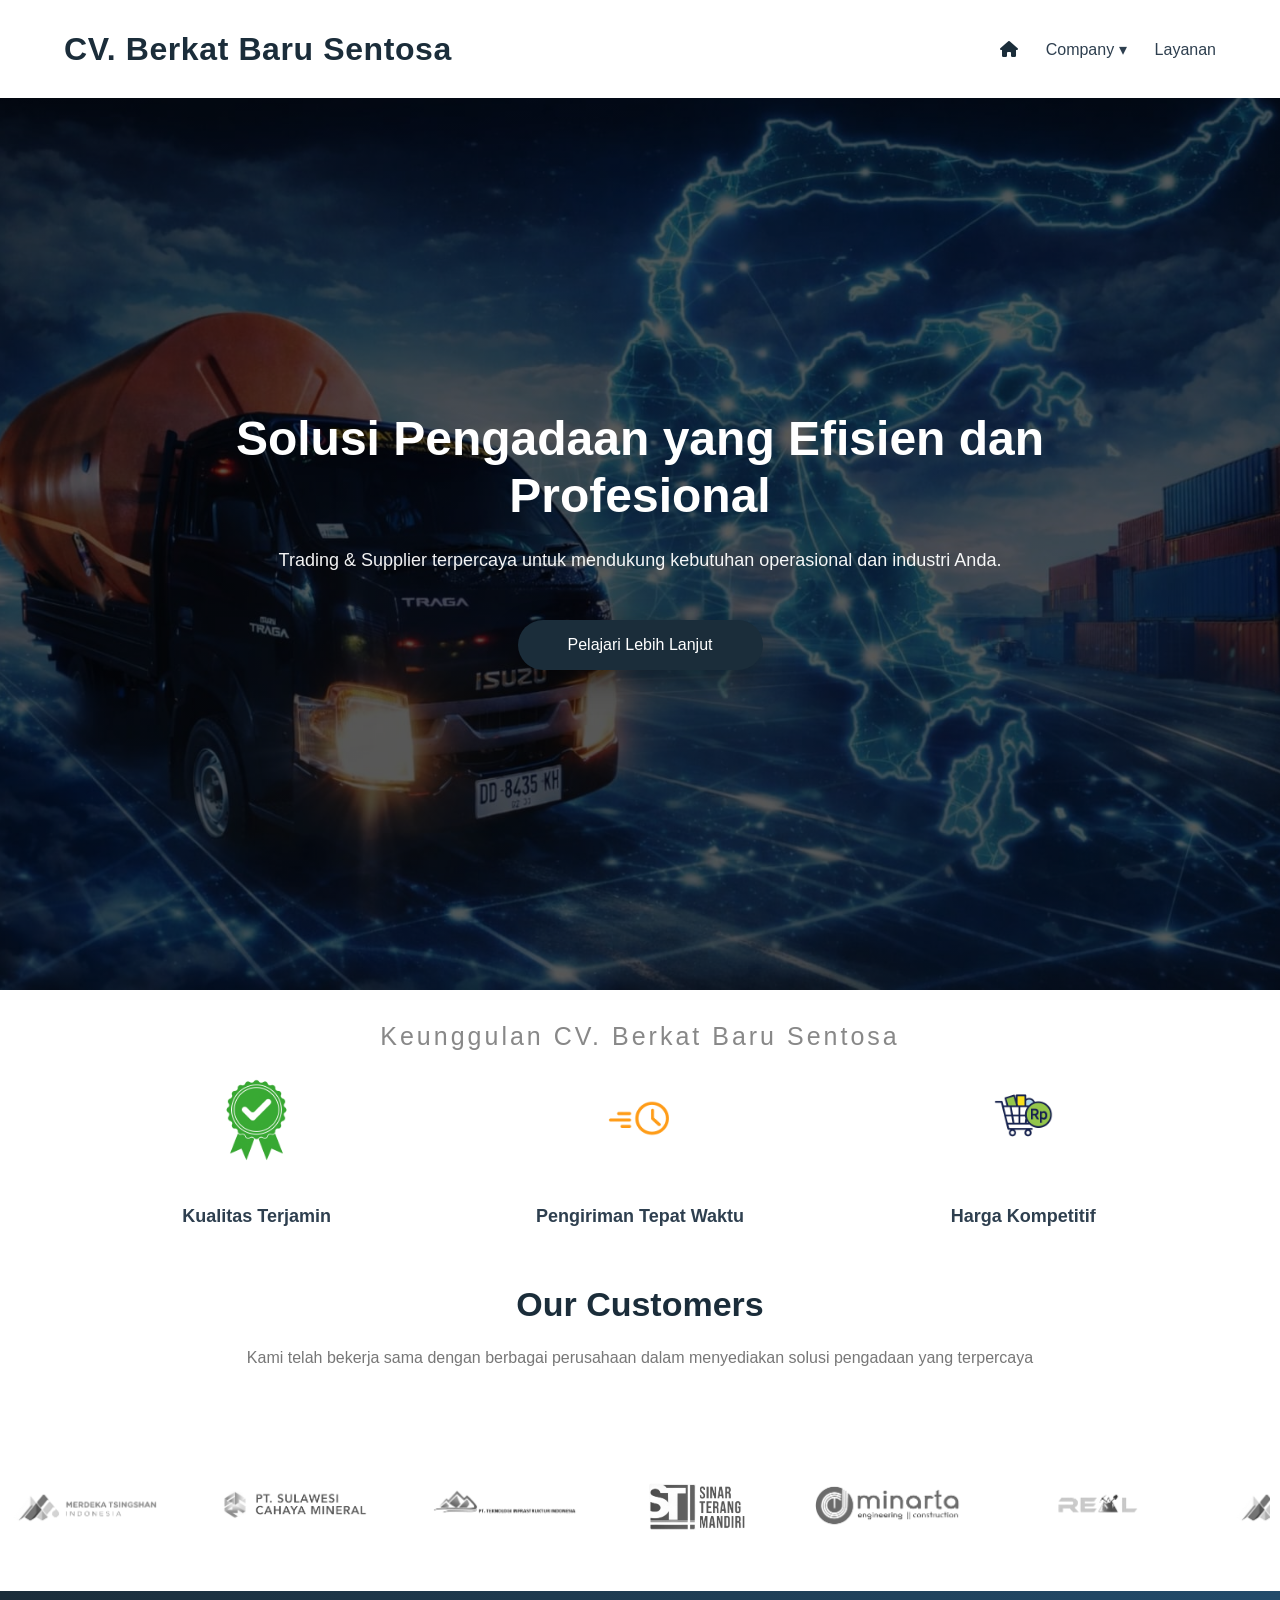
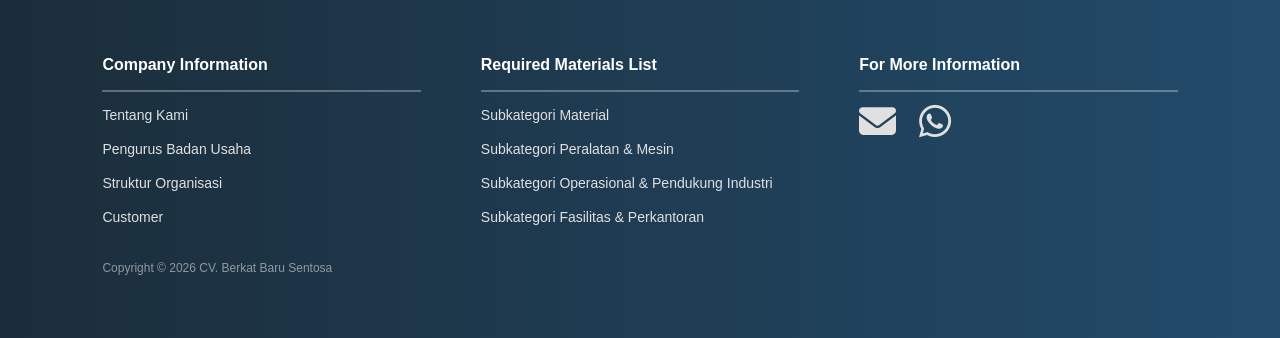
<file: index.html>
<!DOCTYPE html>
<html lang="id">

<head>
<meta charset="UTF-8">
<meta name="viewport" content="width=device-width, initial-scale=1.0">
<title>CV. Berkat Baru Sentosa</title>

<!-- Font Awesome -->
<link rel="stylesheet"
href="https://cdnjs.cloudflare.com/ajax/libs/font-awesome/6.5.1/css/all.min.css">

<!-- MAIN CSS -->
<link rel="stylesheet" href="css/style.css">

</head>

<body>

<header id="mainHeader">

<div class="container">

<h1 class="logo">CV. Berkat Baru Sentosa</h1>

<nav>

<a href="index.html" class="active">
<i class="fa-solid fa-house"></i>
</a>

<div class="dropdown">
<span class="dropbtn">Company ▾</span>

<div class="dropdown-content">
<a href="profile/tentang.html">Tentang Kami</a>
<a href="profile/pengurus.html">Pengurus Badan Usaha</a>
<a href="profile/organisasi.html">Struktur Organisasi</a>
<a href="profile/customer.html">Customer</a>
</div>

</div>

<a href="layanan.html">Layanan</a>

</nav>

</div>

</header>

<section class="hero">

<div class="hero-content">

<h2>Solusi Pengadaan yang Efisien dan Profesional</h2>

<p>
Trading & Supplier terpercaya untuk mendukung kebutuhan operasional dan industri Anda.
</p>

<a href="profile/tentang.html">
<button>Pelajari Lebih Lanjut</button>
</a>

</div>

</section>

<section class="why-us">

<div class="why-title">
<p>Keunggulan CV. Berkat Baru Sentosa</p>
</div>

<div class="why-container">

<div class="why-box">
<img src="img/quality.png">
<h3>Kualitas Terjamin</h3>
</div>

<div class="why-box">
<img src="img/shipping.png">
<h3>Pengiriman Tepat Waktu</h3>
</div>

<div class="why-box">
<img src="img/price.png">
<h3>Harga Kompetitif</h3>
</div>

</div>

</section>

<section class="clients">

<div class="clients-title">
<h2>Our Customers</h2>
<p>Kami telah bekerja sama dengan berbagai perusahaan dalam menyediakan solusi pengadaan yang terpercaya</p>
</div>

<div class="clients-slider">

<div class="clients-track">

<img src="img/client1.png">
<img src="img/client2.png">
<img src="img/client3.png">
<img src="img/client4.png">
<img src="img/client5.png">
<img src="img/client6.png">

<!-- duplikat untuk infinite scroll -->

<img src="img/client1.png">
<img src="img/client2.png">
<img src="img/client3.png">
<img src="img/client4.png">
<img src="img/client5.png">
<img src="img/client6.png">

</div>

</div>

</section>

<footer>

<div class="footer-links">

<div class="footer-column">
<h4>Company Information</h4>
<a href="profile/tentang.html">Tentang Kami</a>
<a href="profile/pengurus.html">Pengurus Badan Usaha</a>
<a href="profile/organisasi.html">Struktur Organisasi</a>
<a href="profile/customer.html">Customer</a>
</div>

<div class="footer-column">

<h4>Required Materials List</h4>

<ul>
<li><a href="layanan.html#a">Subkategori Material</a></li>
<li><a href="layanan.html#b">Subkategori Peralatan & Mesin</a></li>
<li><a href="layanan.html#c">Subkategori Operasional & Pendukung Industri</a></li>
<li><a href="layanan.html#d">Subkategori Fasilitas & Perkantoran</a></li>
</ul>

</div>

<div class="footer-column">

<h4>For More Information</h4>

<div class="footer-icons">

<a href="mailto:berkat.baru.sentosa@gmail.com">
<i class="fa-solid fa-envelope"></i>
</a>

<a href="https://wa.me/6281359559202" target="_blank">
<i class="fa-brands fa-whatsapp"></i>
</a>

</div>

</div>

</div>

<div class="footer-bottom">
Copyright © 2026 CV. Berkat Baru Sentosa
</div>

</footer>

<script>

window.addEventListener("scroll",function(){

const header = document.getElementById("mainHeader");

if(window.scrollY > 40){
header.classList.add("scrolled");
}
else{
header.classList.remove("scrolled");
}

});

</script>

</body>
</html>
</file>
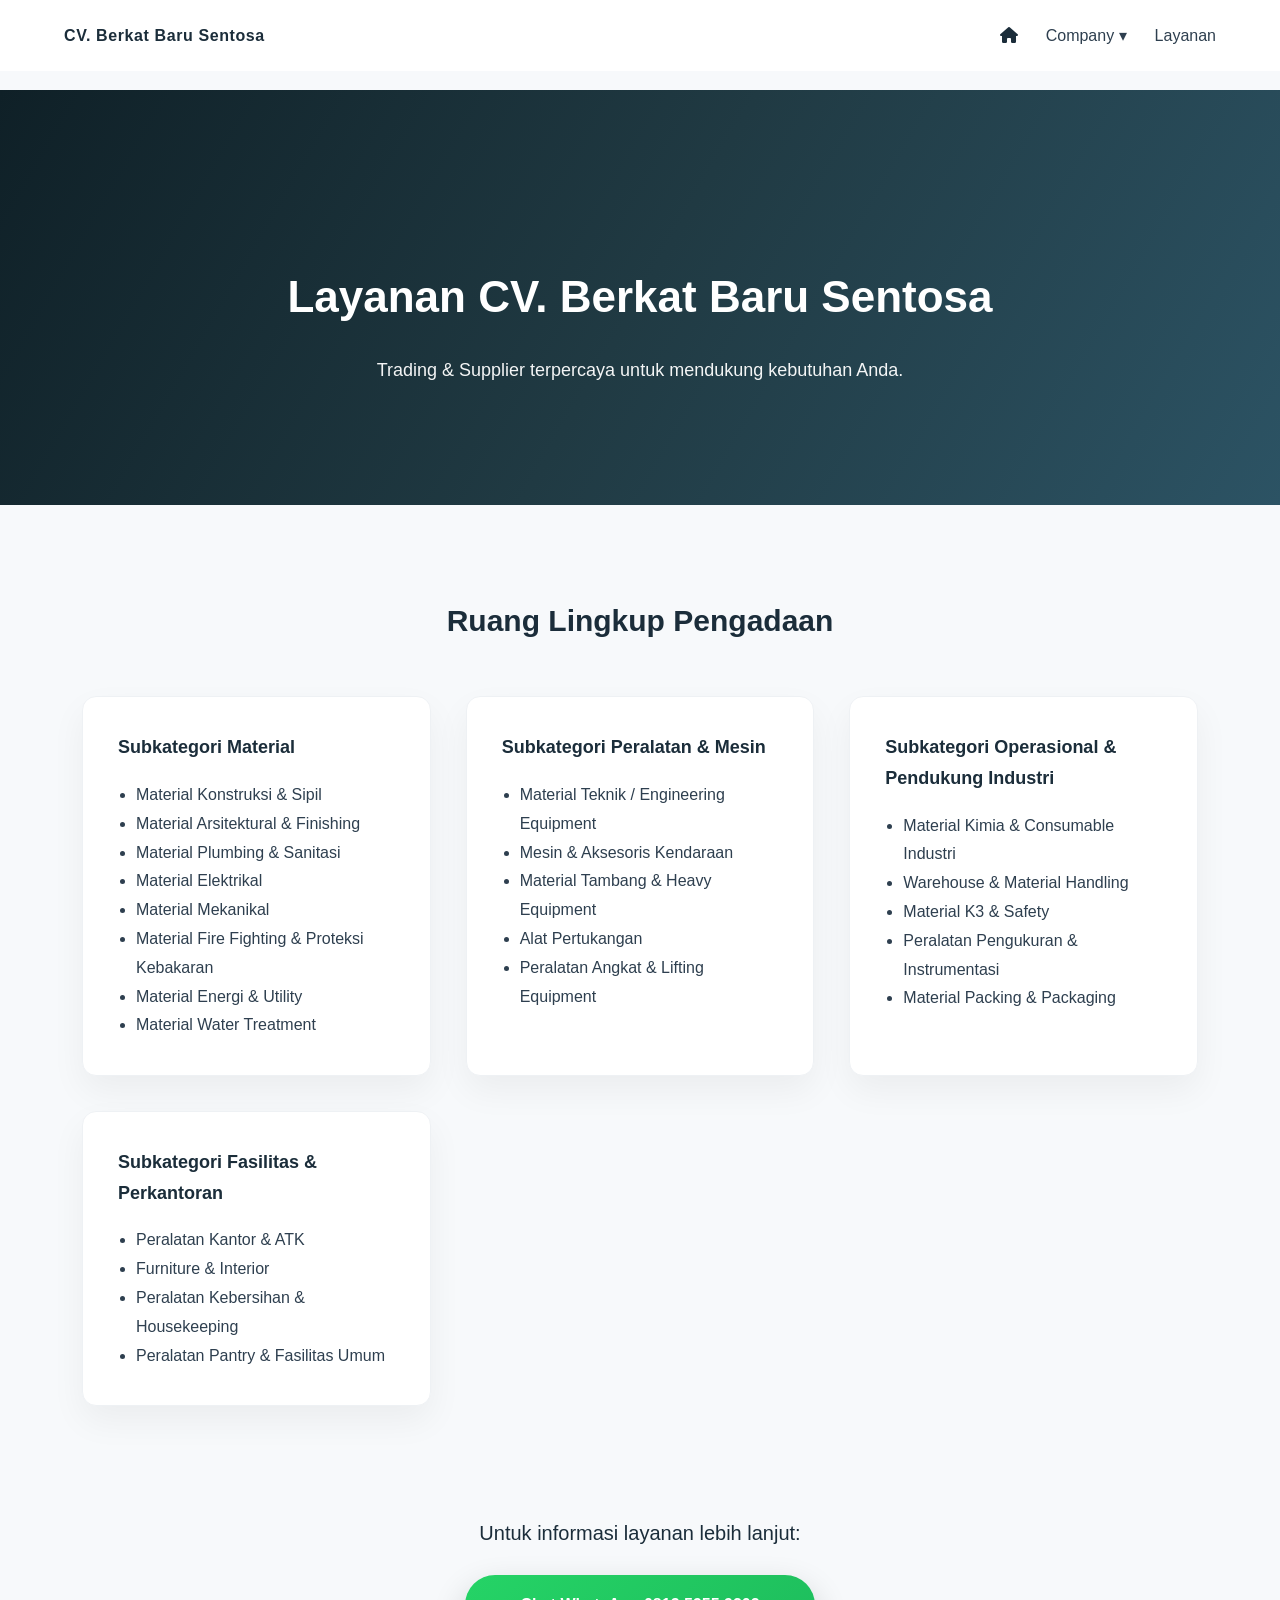
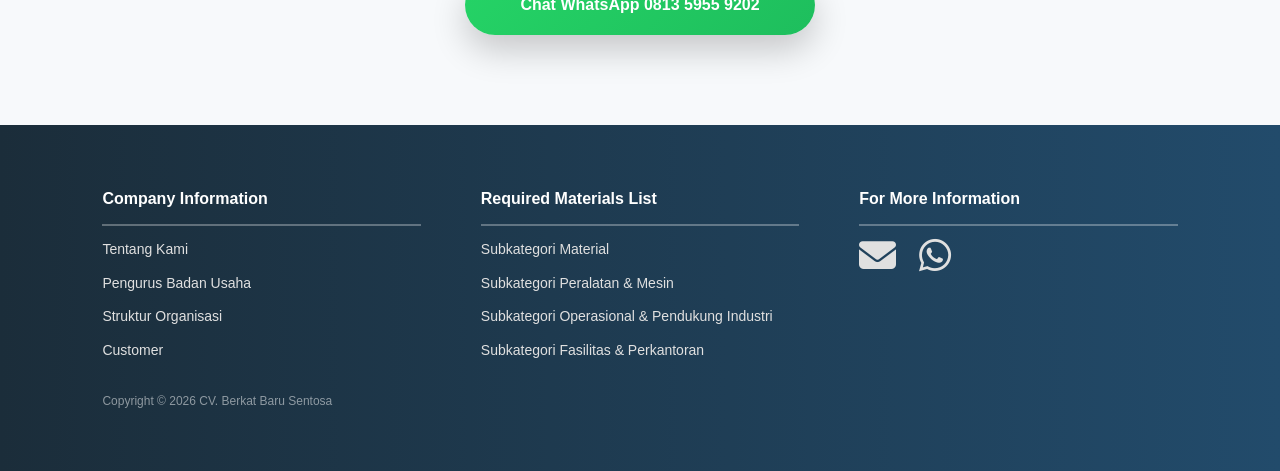
<file: layanan.html>
<!DOCTYPE html>
<html lang="id">
<head>
<meta charset="UTF-8">
<meta name="viewport" content="width=device-width, initial-scale=1.0">
<title>Layanan - CV. Berkat Baru Sentosa</title>

<!-- Font Awesome -->
<link rel="stylesheet"
href="https://cdnjs.cloudflare.com/ajax/libs/font-awesome/6.5.1/css/all.min.css">

<link rel="stylesheet" href="css/style.css">

<style>

/* ================= RESET ================= */

*{
    margin:0;
    padding:0;
    box-sizing:border-box;
    font-family:'Segoe UI', sans-serif;
}

body{
    background:#f7f9fb;
}

/* ================= HERO ================= */

.hero-small{
    padding-top:170px;
    padding-bottom:120px;
    text-align:center;
    background:linear-gradient(120deg,#0f2027,#203a43,#2c5364);
    color:white;

    opacity:0;
    transform:translateY(40px);
    animation:fadeUp 1s ease forwards;
}

.hero-small h2{
    font-size:44px;
    margin-bottom:20px;
}

.hero-small p{
    max-width:850px;
    margin:auto;
    font-size:18px;
    opacity:0.95;
}

/* ================= SECTION ================= */

.section{
    padding:90px 20px;
}

.container-column{
    max-width:1200px;
    margin:auto;
}

.section h3{
    text-align:center;
    font-size:30px;
    margin-bottom:50px;
    color:#1b2d3a;
}

/* ================= CATEGORY ================= */

.category-grid{
    display:grid;
    grid-template-columns:repeat(auto-fit,minmax(280px,1fr));
    gap:35px;
}

.category-card{
    background:white;
    padding:35px;
    border-radius:14px;
    box-shadow:0 15px 35px rgba(0,0,0,0.05);
    border:1px solid #eef1f4;
    transition:0.35s ease;

    opacity:0;
    transform:translateY(40px);
    animation:fadeUp 0.8s ease forwards;
}

.category-card:nth-child(1){animation-delay:0.2s;}
.category-card:nth-child(2){animation-delay:0.4s;}
.category-card:nth-child(3){animation-delay:0.6s;}
.category-card:nth-child(4){animation-delay:0.8s;}

.category-card:hover{
    transform:translateY(-10px);
    box-shadow:0 25px 50px rgba(0,0,0,0.08);
}

.category-card h4{
    margin-bottom:18px;
    color:#1b2d3a;
    font-size:18px;
}

.category-card ul{
    padding-left:18px;
    line-height:1.8;
}

/* ================= KEUNGGULAN ================= */

.value-section{
    margin-top:120px;
}

.value-grid{
    display:grid;
    grid-template-columns:repeat(auto-fit,minmax(280px,1fr));
    gap:40px;
}

.value-box{
    background:white;
    padding:40px 30px;
    border-radius:14px;
    box-shadow:0 15px 35px rgba(0,0,0,0.05);
    border:1px solid #eef1f4;
    transition:0.35s ease;

    opacity:0;
    transform:translateY(40px);
    animation:fadeUp 0.8s ease forwards;
}

.value-box:nth-child(1){animation-delay:1s;}
.value-box:nth-child(2){animation-delay:1.2s;}
.value-box:nth-child(3){animation-delay:1.4s;}

.value-box:hover{
    transform:translateY(-8px);
    box-shadow:0 25px 50px rgba(0,0,0,0.08);
}

.value-box h4{
    margin-bottom:15px;
    color:#1b2d3a;
    font-size:20px;
}

.value-box p{
    color:#555;
    line-height:1.7;
}

/* ================= WA ================= */

.contact-bottom{
    text-align:center;
    margin-top:110px;

    opacity:0;
    transform:translateY(40px);
    animation:fadeUp 1s ease forwards;
    animation-delay:1.6s;
}

.contact-bottom p{
    margin-bottom:25px;
    font-size:20px;
    color:#1b2d3a;
}

.wa-button{
    display:inline-block;
    padding:16px 55px;
    background:linear-gradient(135deg,#25D366,#1ebe5d);
    color:white;
    border-radius:50px;
    text-decoration:none;
    font-weight:600;
    box-shadow:0 15px 35px rgba(0,0,0,0.2);
    transition:0.35s;
}

.wa-button:hover{
    transform:translateY(-6px);
    box-shadow:0 25px 50px rgba(0,0,0,0.3);
}

/* ================= ANIMATION ================= */

@keyframes fadeUp{
    to{
        opacity:1;
        transform:translateY(0);
    }
}

</style>
</head>
<body>

<header id="mainHeader">
<div class="container">
<div class="logo">CV. Berkat Baru Sentosa</div>

        <nav>
            <a href="index.html" class="active">
                <i class="fa-solid fa-house"></i>
            </a>

            <div class="dropdown">
                <span class="dropbtn">Company ▾</span>
                <div class="dropdown-content">
                    <a href="profile/tentang.html">Tentang Kami</a>
                    <a href="profile/pengurus.html">Pengurus Badan Usaha</a>
                    <a href="profile/organisasi.html">Struktur Organisasi</a>
                    <a href="profile/customer.html">Customer</a>
                </div>
            </div>

            <a href="layanan.html">Layanan</a>
        </nav>

</div>
</header>

<section class="hero-small">
<h2>Layanan CV. Berkat Baru Sentosa</h2>
<p>
Trading & Supplier terpercaya untuk mendukung kebutuhan Anda.
</p>
</section>

<section class="section">
<div class="container-column">

<h3>Ruang Lingkup Pengadaan</h3>

<div class="category-grid">

<div class="category-card"id="a">
<h4>Subkategori Material</h4>
<ul>
<li>Material Konstruksi & Sipil</li>
<li>Material Arsitektural & Finishing</li>
<li>Material Plumbing & Sanitasi</li>
<li>Material Elektrikal</li>
<li>Material Mekanikal</li>
<li>Material Fire Fighting & Proteksi Kebakaran</li>
<li>Material Energi & Utility</li>
<li>Material Water Treatment</li>
</ul>
</div>

<div class="category-card"id="b">
<h4>Subkategori Peralatan & Mesin</h4>
<ul>
<li>Material Teknik / Engineering Equipment</li>
<li>Mesin & Aksesoris Kendaraan</li>
<li>Material Tambang & Heavy Equipment</li>
<li>Alat Pertukangan</li>
<li>Peralatan Angkat & Lifting Equipment</li>
</ul>
</div>

<div class="category-card"id="c">
<h4>Subkategori Operasional & Pendukung Industri</h4>
<ul>
<li>Material Kimia & Consumable Industri</li>
<li>Warehouse & Material Handling</li>
<li>Material K3 & Safety</li>
<li>Peralatan Pengukuran & Instrumentasi</li>
<li>Material Packing & Packaging</li>
</ul>
</div>

<div class="category-card"id="d">
<h4>Subkategori Fasilitas & Perkantoran</h4>
<ul>
<li>Peralatan Kantor & ATK</li>
<li>Furniture & Interior</li>
<li>Peralatan Kebersihan & Housekeeping</li>
<li>Peralatan Pantry & Fasilitas Umum</li>
</ul>
</div>

</div>

<div class="contact-bottom">
<p>Untuk informasi layanan lebih lanjut:</p>
<a href="https://wa.me/6281359559202" target="_blank" class="wa-button">
Chat WhatsApp 0813 5955 9202
</a>
</div>

</div>
</section>

<footer>

    <div class="footer-links">

        <div class="footer-column">
            <h4>Company Information</h4>
            <a href="profile/tentang.html">Tentang Kami</a>
            <a href="profile/pengurus.html">Pengurus Badan Usaha</a>
            <a href="profile/organisasi.html">Struktur Organisasi</a>
            <a href="profile/customer.html">Customer</a>
        </div>

        <div class="footer-column">
            <h4>Required Materials List</h4>
            <ul>
                <li><a href="layanan.html#a">Subkategori Material</a></li>
                <li><a href="layanan.html#b">Subkategori Peralatan & Mesin</a></li>
                <li><a href="layanan.html#c">Subkategori Operasional & Pendukung Industri</a></li>
                <li><a href="layanan.html#d">Subkategori Fasilitas & Perkantoran</a></li>
            </ul>
        </div>

        <div class="footer-column">
            <h4>For More Information</h4>
            <div class="footer-icons">
                <a href="mailto:berkat.baru.sentosa@gmail.com">
                    <i class="fa-solid fa-envelope"></i>
                </a>
                <a href="https://wa.me/6281359559202" target="_blank">
                    <i class="fa-brands fa-whatsapp"></i>
                </a>
            </div>
        </div>

    </div>

    <div class="footer-bottom">
        Copyright © 2026 CV. Berkat Baru Sentosa
    </div>

</footer>

<script>
window.addEventListener("scroll", function(){
const header = document.getElementById("mainHeader");
if(window.scrollY > 40){
header.classList.add("scrolled");
}else{
header.classList.remove("scrolled");
}
});
</script>

</body>
</html>
</file>
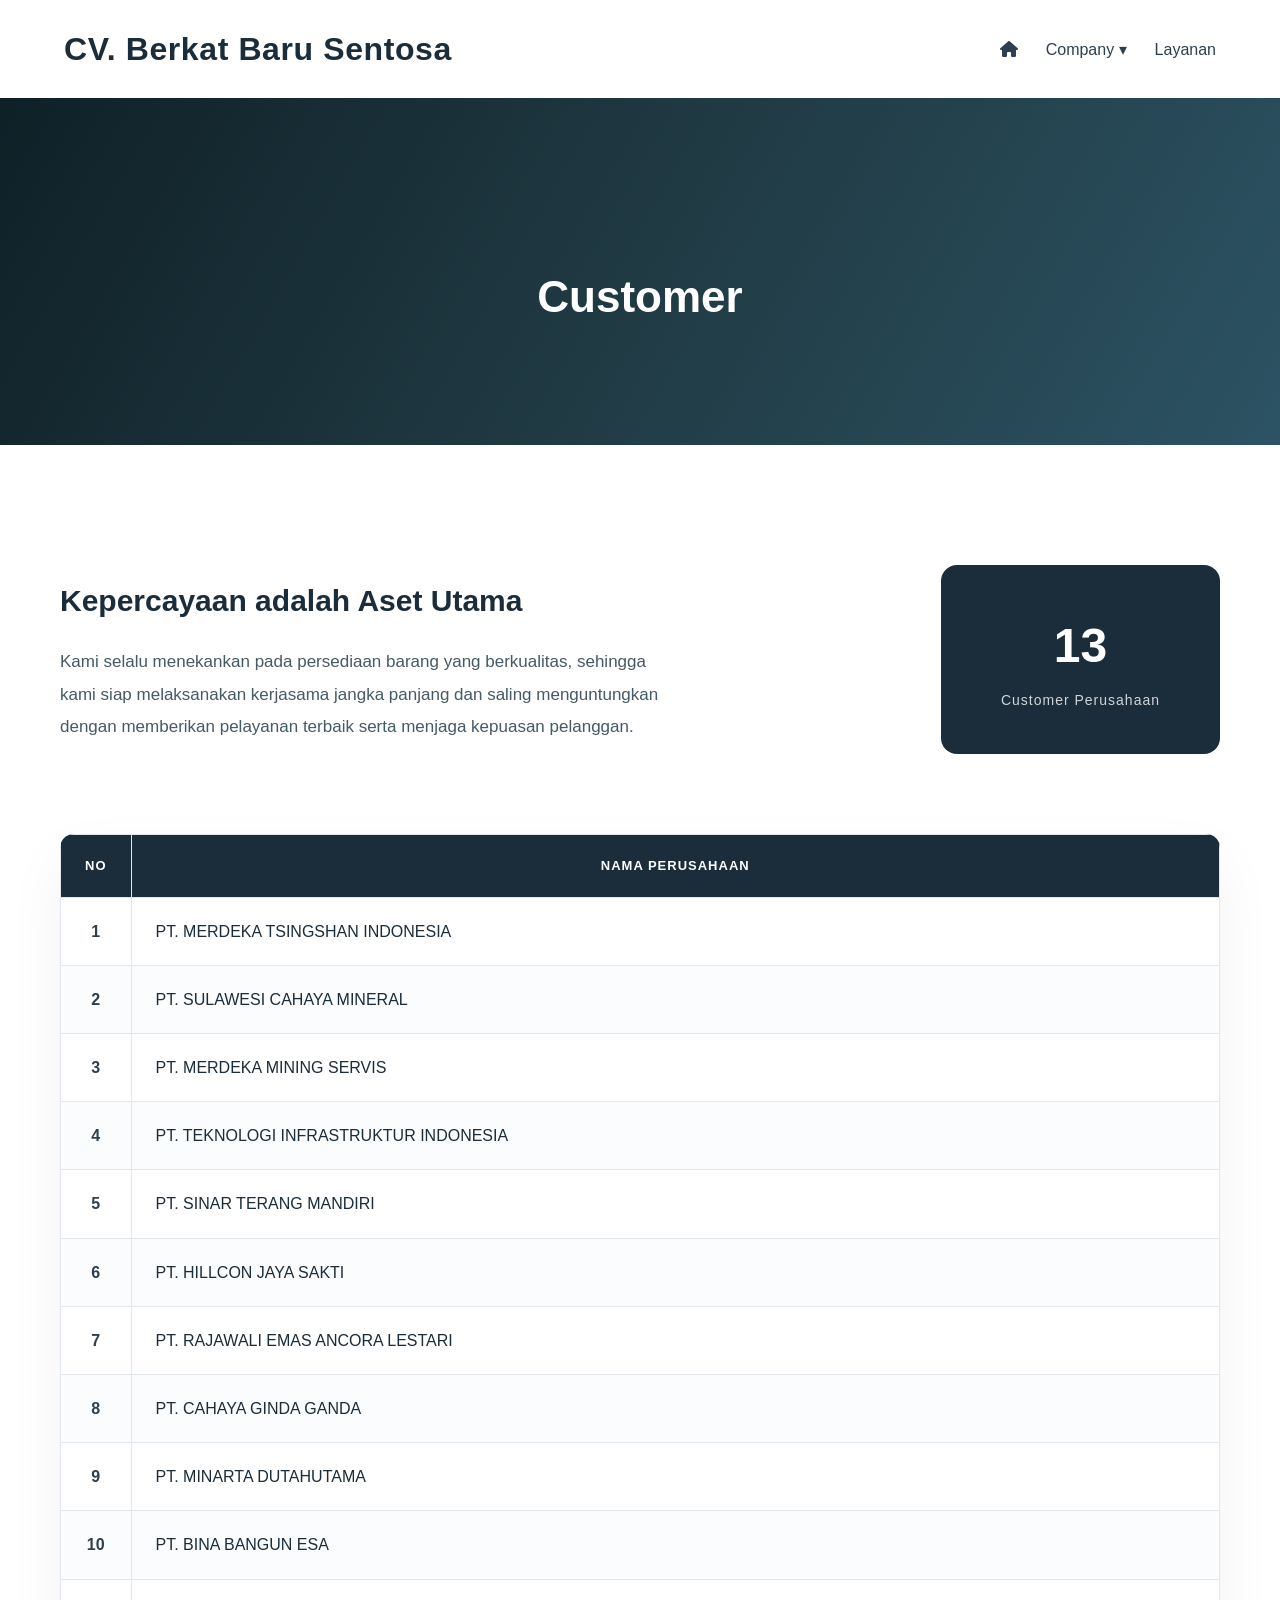
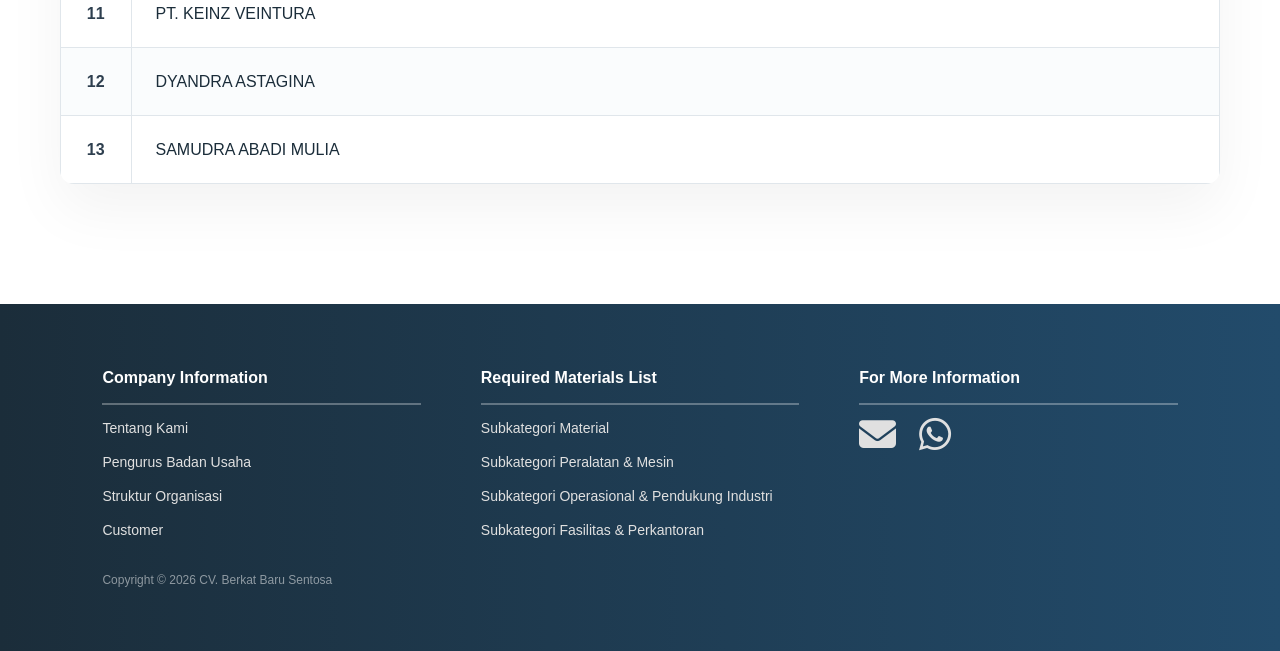
<file: profile/customer.html>
<!DOCTYPE html>
<html lang="id">
<head>
<meta charset="UTF-8">
<meta name="viewport" content="width=device-width, initial-scale=1.0">
<title>Customer - CV. Berkat Baru Sentosa</title>

<!-- Font Awesome -->
<link rel="stylesheet"
href="https://cdnjs.cloudflare.com/ajax/libs/font-awesome/6.5.1/css/all.min.css">

<link rel="stylesheet" href="../css/style.css">

<style>

/* ================= GLOBAL ================= */

body {
    margin: 0;
    font-family: -apple-system, BlinkMacSystemFont, "Segoe UI", Roboto, Arial, sans-serif;
    background: #ffffff;
    color: #1b2d3a;
}

/* ================= HEADER ================= */

header {
    position: fixed;
    width: 100%;
    top: 0;
    background: #ffffff;
    padding: 22px 0;
    transition: 0.35s ease;
    z-index: 1000;
}

header.scrolled {
    padding: 14px 0;
    box-shadow: 0 8px 30px rgba(0,0,0,0.08);
}

.logo {
    font-weight: 700;
}

/* ================= HERO ================= */

.sub-hero {
    padding-top: 170px;
    padding-bottom: 110px;
    text-align: center;
    background: linear-gradient(120deg, #0f2027, #203a43, #2c5364);
    color: white;
}

.sub-hero h2 {
    font-size: 44px;
    font-weight: 700;
}

/* ================= CONTENT ================= */

.customer-section {
    padding: 120px 60px;
    max-width: 1400px;
    margin: auto;
}

/* Top Summary */

.customer-summary {
    display: flex;
    justify-content: space-between;
    align-items: center;
    margin-bottom: 80px;
    flex-wrap: wrap;
    gap: 40px;
}

.summary-text {
    max-width: 600px;
}

.summary-text h3 {
    font-size: 30px;
    margin-bottom: 20px;
}

.summary-text p {
    font-size: 17px;
    line-height: 1.9;
    color: #455a64;
}

.summary-stat {
    background: #1b2d3a;
    color: white;
    padding: 40px 60px;
    border-radius: 16px;
    text-align: center;
    min-width: 220px;
}

.summary-stat h4 {
    font-size: 48px;
    margin: 0;
}

.summary-stat span {
    font-size: 14px;
    opacity: 0.8;
    letter-spacing: 1px;
}

/* ================= TABLE ================= */

.table-wrapper {
    background: #ffffff;
    border-radius: 14px;
    overflow: hidden;
    box-shadow: 0 25px 60px rgba(0,0,0,0.05);
}

table {
    width: 100%;
    border-collapse: collapse;
}

thead {
    background: #1b2d3a;
    color: white;
}

th, td {
    padding: 20px 24px;
    border: 1px solid #e0e6eb;
}

th {
    text-transform: uppercase;
    font-size: 13px;
    letter-spacing: 1px;
}

td {
    font-size: 16px;
    color: #2e3f4f;
}

tbody tr:nth-child(even) {
    background: #fafcfd;
}

tbody tr:hover {
    background: #f1f5f8;
    transition: 0.3s ease;
}

td:first-child {
    width: 70px;
    text-align: center;
    font-weight: 600;
}

/* Clickable company name */

.company-link {
    color: #1b2d3a;
    text-decoration: none;
    font-weight: 500;
    transition: 0.3s ease;
}

.company-link:hover {
    color: #2c5364;
    text-decoration: underline;
}

@media(max-width: 900px) {
.customer-summary {
    flex-direction: column;
    align-items: flex-start;
}
.summary-stat {
    width: 100%;
}
}

</style>
</head>
<body>

<header id="mainHeader">
<div class="container">
<h1 class="logo">CV. Berkat Baru Sentosa</h1>

<nav>
<a href="../index.html"><i class="fa-solid fa-house"></i></a>

<div class="dropdown">
<span class="dropbtn active">Company ▾</span>
<div class="dropdown-content">
<a href="tentang.html" class="active">Tentang Kami</a>
<a href="pengurus.html">Pengurus Badan Usaha</a>
<a href="organisasi.html">Struktur Organisasi</a>
<a href="customer.html">Customer</a>
</div>
</div>

<a href="../layanan.html">Layanan</a>
</nav>
</div>
</header>

<section class="sub-hero">
<h2>Customer</h2>
</section>

<section class="customer-section">

<div class="customer-summary">

<div class="summary-text">
<h3>Kepercayaan adalah Aset Utama</h3>
<p>
Kami selalu menekankan pada persediaan barang yang berkualitas, sehingga
kami siap melaksanakan kerjasama jangka panjang dan saling menguntungkan dengan
memberikan pelayanan terbaik serta menjaga kepuasan pelanggan.
</p>
</div>

<div class="summary-stat">
<h4>13</h4>
<span>Customer Perusahaan</span>
</div>

</div>

<div class="table-wrapper">
<table>
<thead>
<tr>
<th>No</th>
<th>Nama Perusahaan</th>
</tr>
</thead>
<tbody>

<tr>
<td>1</td>
<td><a class="company-link" target="_blank" href="https://www.google.com/search?q=PT.+MERDEKA+TSINGSHAN+INDONESIA">PT. MERDEKA TSINGSHAN INDONESIA</a></td>
</tr>

<tr>
<td>2</td>
<td><a class="company-link" target="_blank" href="https://www.google.com/search?q=PT.+SULAWESI+CAHAYA+MINERAL">PT. SULAWESI CAHAYA MINERAL</a></td>
</tr>

<tr>
<td>3</td>
<td><a class="company-link" target="_blank" href="https://www.google.com/search?q=PT.+MERDEKA+MINING+SERVIS">PT. MERDEKA MINING SERVIS</a></td>
</tr>

<tr>
<td>4</td>
<td><a class="company-link" target="_blank" href="https://www.google.com/search?q=PT.+TEKNOLOGI+INFRASTRUKTUR+INDONESIA">PT. TEKNOLOGI INFRASTRUKTUR INDONESIA</a></td>
</tr>

<tr>
<td>5</td>
<td><a class="company-link" target="_blank" href="https://www.google.com/search?q=PT.+SINAR+TERANG+MANDIRI">PT. SINAR TERANG MANDIRI</a></td>
</tr>

<tr>
<td>6</td>
<td><a class="company-link" target="_blank" href="https://www.google.com/search?q=PT.+HILLCON+JAYA+SAKTI">PT. HILLCON JAYA SAKTI</a></td>
</tr>

<tr>
<td>7</td>
<td><a class="company-link" target="_blank" href="https://www.google.com/search?q=PT.+RAJAWALI+EMAS+ANCORA+LESTARI">PT. RAJAWALI EMAS ANCORA LESTARI</a></td>
</tr>

<tr>
<td>8</td>
<td><a class="company-link" target="_blank" href="https://www.google.com/search?q=PT.+CAHAYA+GINDA+GANDA">PT. CAHAYA GINDA GANDA</a></td>
</tr>

<tr>
<td>9</td>
<td><a class="company-link" target="_blank" href="https://www.google.com/search?q=PT.+MINARTA+DUTAHUTAMA">PT. MINARTA DUTAHUTAMA</a></td>
</tr>

<tr>
<td>10</td>
<td><a class="company-link" target="_blank" href="https://www.google.com/search?q=PT.+BINA+BANGUN+ESA">PT. BINA BANGUN ESA</a></td>
</tr>

<tr>
<td>11</td>
<td><a class="company-link" target="_blank" href="https://www.google.com/search?q=PT.+KEINZ+VEINTURA">PT. KEINZ VEINTURA</a></td>
</tr>

<tr>
<td>12</td>
<td><a class="company-link" target="_blank" href="https://www.google.com/search?q=DYANDRA+ASTAGINA">DYANDRA ASTAGINA</a></td>
</tr>

<tr>
<td>13</td>
<td><a class="company-link" target="_blank" href="https://www.google.com/search?q=SAMUDRA+ABADI+MULIA">SAMUDRA ABADI MULIA</a></td>
</tr>

</tbody>
</table>
</div>

</section>

<footer>

    <div class="footer-links">

        <div class="footer-column">
            <h4>Company Information</h4>
            <a href="profile/tentang.html">Tentang Kami</a>
            <a href="profile/pengurus.html">Pengurus Badan Usaha</a>
            <a href="profile/organisasi.html">Struktur Organisasi</a>
            <a href="profile/customer.html">Customer</a>
        </div>

        <div class="footer-column">
            <h4>Required Materials List</h4>
            <ul>
                <li><a href="layanan.html#a">Subkategori Material</a></li>
                <li><a href="layanan.html#b">Subkategori Peralatan & Mesin</a></li>
                <li><a href="layanan.html#c">Subkategori Operasional & Pendukung Industri</a></li>
                <li><a href="layanan.html#d">Subkategori Fasilitas & Perkantoran</a></li>
            </ul>
        </div>

        <div class="footer-column">
            <h4>For More Information</h4>
            <div class="footer-icons">
                <a href="mailto:berkat.baru.sentosa@gmail.com">
                    <i class="fa-solid fa-envelope"></i>
                </a>
                <a href="https://wa.me/6281359559202" target="_blank">
                    <i class="fa-brands fa-whatsapp"></i>
                </a>
            </div>
        </div>

    </div>

    <div class="footer-bottom">
        Copyright © 2026 CV. Berkat Baru Sentosa
    </div>

</footer>

<script>
window.addEventListener("scroll", function() {
const header = document.getElementById("mainHeader");
if (window.scrollY > 40) {
header.classList.add("scrolled");
} else {
header.classList.remove("scrolled");
}
});
</script>

</body>
</html>
</file>
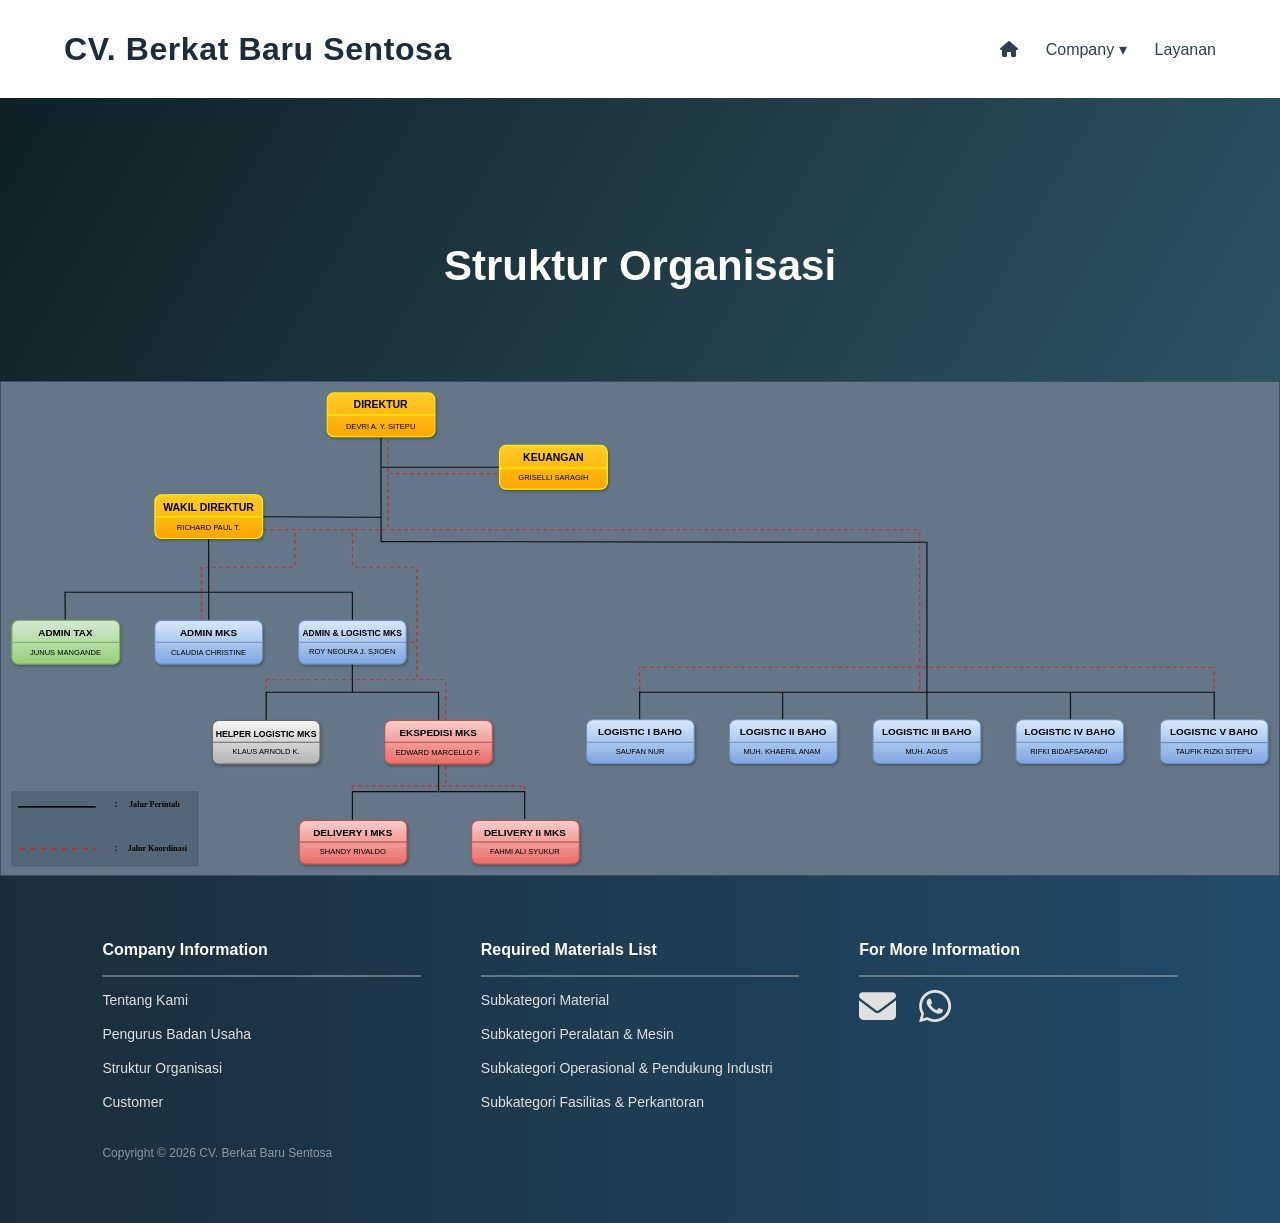
<file: profile/organisasi.html>
<!DOCTYPE html>
<html lang="id">
<head>
    <meta charset="UTF-8">
    <meta name="viewport" content="width=device-width, initial-scale=1.0">
    <title>Struktur Organisasi - CV. Berkat Baru Sentosa</title>

<!-- Font Awesome -->
<link rel="stylesheet"
href="https://cdnjs.cloudflare.com/ajax/libs/font-awesome/6.5.1/css/all.min.css">

    <link rel="stylesheet" href="../css/style.css">
</head>

<body class="profile-organisasi">

<header id="mainHeader">
    <div class="container">
        <h1 class="logo">CV. Berkat Baru Sentosa</h1>

        <nav>
            <a href="../index.html"><i class="fa-solid fa-house"></i></a>

            <div class="dropdown">
                <span class="dropbtn active">Company ▾</span>
                <div class="dropdown-content">
                    <a href="tentang.html">Tentang Kami</a>
                    <a href="pengurus.html">Pengurus Badan Usaha</a>
                    <a href="organisasi.html" class="active">Struktur Organisasi</a>
                    <a href="customer.html">Customer</a>
                </div>
            </div>

            <a href="../layanan.html">Layanan</a>
        </nav>
    </div>
</header>

<section class="sub-hero">
    <h2>Struktur Organisasi</h2>
</section>

<section class="struktur-full">
    <img src="../img/struktur_organisasi_bbs.svg"
         alt="Struktur Organisasi CV. Berkat Baru Sentosa">
</section>

<footer>

    <div class="footer-links">

        <div class="footer-column">
            <h4>Company Information</h4>
            <a href="profile/tentang.html">Tentang Kami</a>
            <a href="profile/pengurus.html">Pengurus Badan Usaha</a>
            <a href="profile/organisasi.html">Struktur Organisasi</a>
            <a href="profile/customer.html">Customer</a>
        </div>

        <div class="footer-column">
            <h4>Required Materials List</h4>
            <ul>
                <li><a href="layanan.html#a">Subkategori Material</a></li>
                <li><a href="layanan.html#b">Subkategori Peralatan & Mesin</a></li>
                <li><a href="layanan.html#c">Subkategori Operasional & Pendukung Industri</a></li>
                <li><a href="layanan.html#d">Subkategori Fasilitas & Perkantoran</a></li>
            </ul>
        </div>

        <div class="footer-column">
            <h4>For More Information</h4>
            <div class="footer-icons">
                <a href="mailto:berkat.baru.sentosa@gmail.com">
                    <i class="fa-solid fa-envelope"></i>
                </a>
                <a href="https://wa.me/6281359559202" target="_blank">
                    <i class="fa-brands fa-whatsapp"></i>
                </a>
            </div>
        </div>

    </div>

    <div class="footer-bottom">
        Copyright © 2026 CV. Berkat Baru Sentosa
    </div>

</footer>

</body>
</html>
</file>
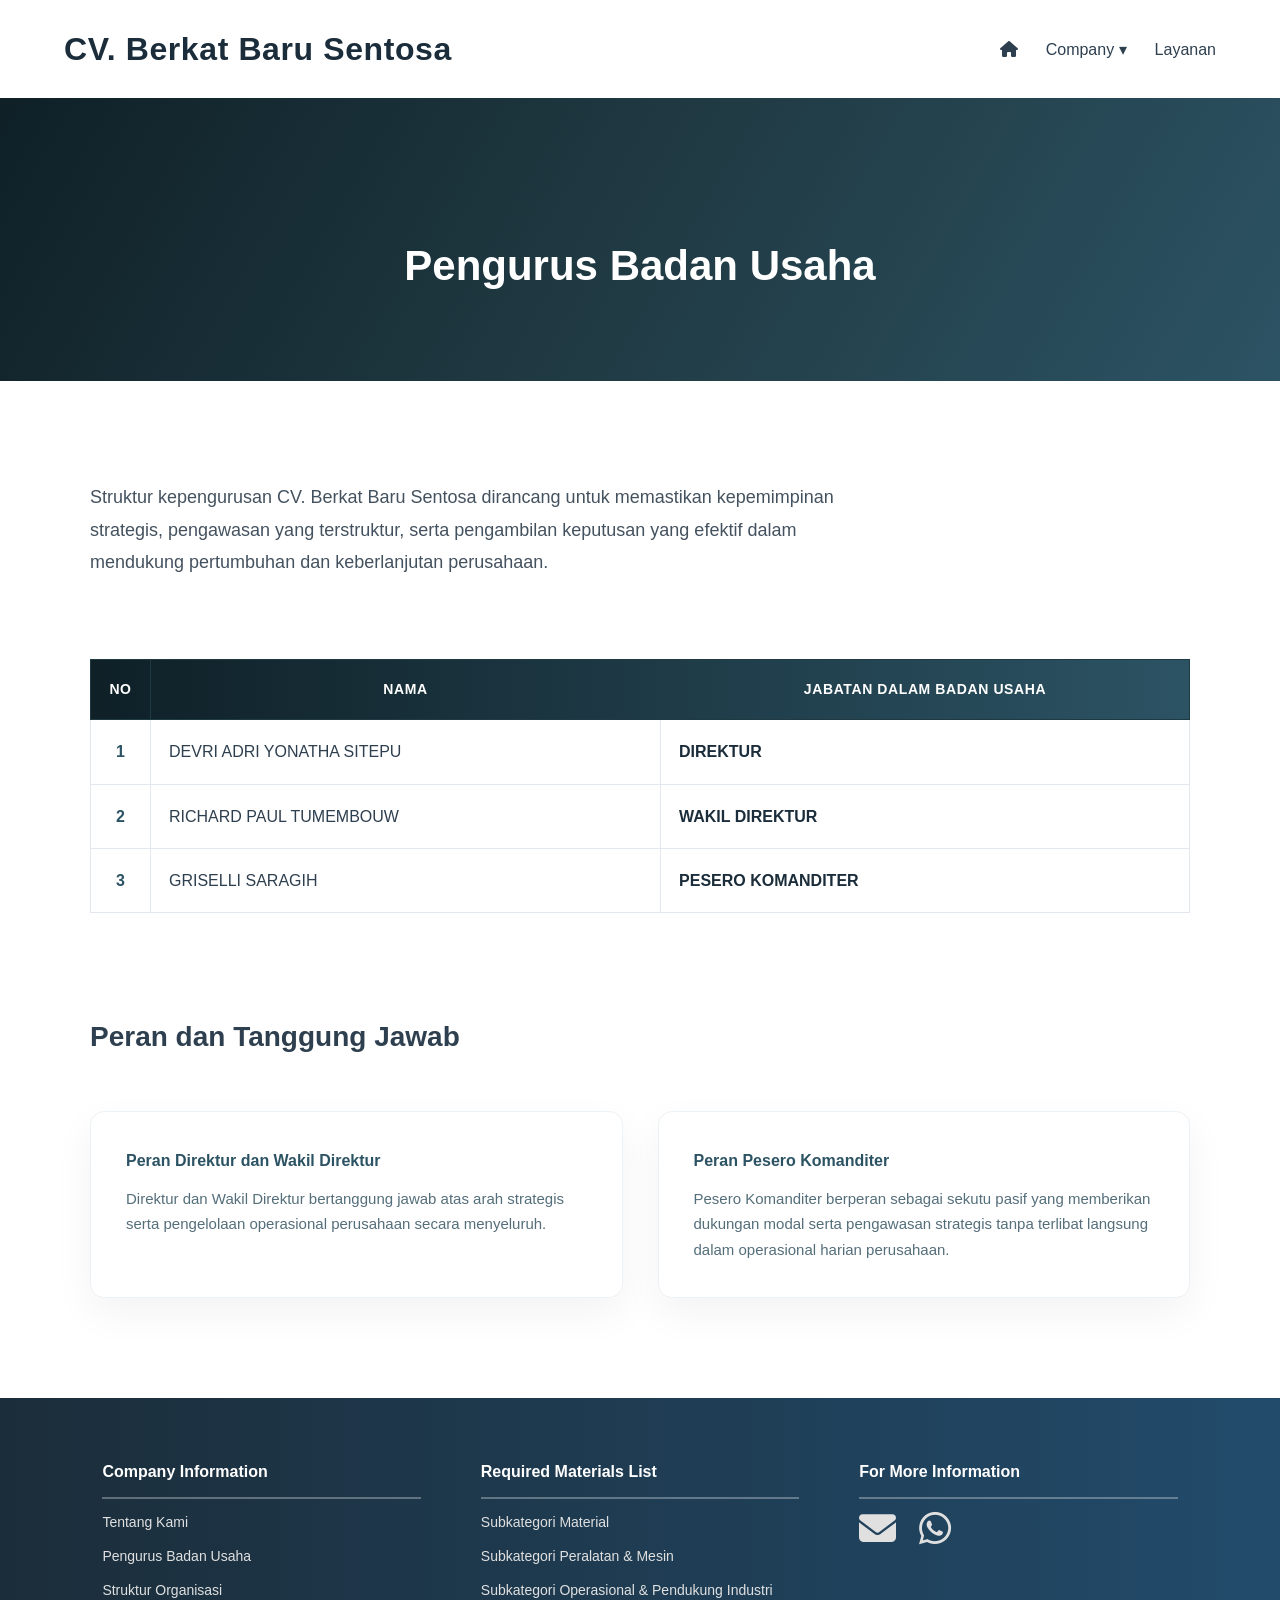
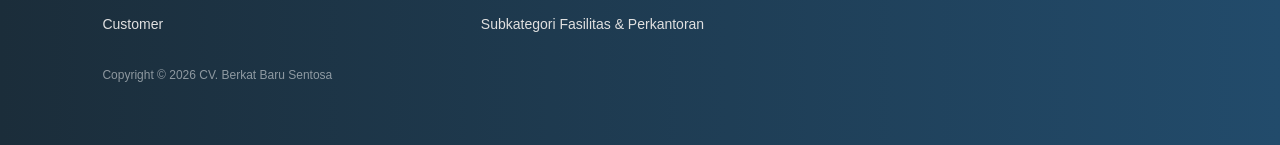
<file: profile/pengurus.html>
<!DOCTYPE html>
<html lang="id">
<head>
<meta charset="UTF-8">
<meta name="viewport" content="width=device-width, initial-scale=1.0">
<title>Pengurus Badan Usaha - CV. Berkat Baru Sentosa</title>

<!-- Font Awesome -->
<link rel="stylesheet"
href="https://cdnjs.cloudflare.com/ajax/libs/font-awesome/6.5.1/css/all.min.css">

<link rel="stylesheet" href="../css/style.css">

<style>

/* ================= CONTENT ================= */

.profile-page {
    padding: 100px 20px;
    background: #ffffff;
}

.container-column {
    max-width: 1100px;
    margin: auto;
}

/* ================= INTRO (CLEAN PROFESSIONAL) ================= */

.intro-section {
    margin-bottom: 80px;
    max-width: 800px;
}

.intro-section h3 {
    font-size: 30px;
    margin-bottom: 20px;
    font-weight: 700;
}

.intro-section p {
    font-size: 18px;
    line-height: 1.8;
    color: #44525f;
}

/* ================= TABLE ================= */

.table-wrapper {
    margin-bottom: 100px;
}

table {
    width: 100%;
    border-collapse: collapse;
    border: 1px solid #d9e1e6;
}

thead {
    background: linear-gradient(90deg, #0f2027, #2c5364);
}

th {
    padding: 18px;
    font-size: 14px;
    font-weight: 600;
    text-transform: uppercase;
    letter-spacing: 0.6px;
    color: #ffffff;
    border: 1px solid #203a43;
}

td {
    padding: 18px;
    font-size: 16px;
    border: 1px solid #e2e8ed;
}

tbody tr:hover {
    background: #f1f6fa;
}

td:first-child {
    width: 60px;
    text-align: center;
    font-weight: 600;
    color: #2c5364;
}

td:last-child {
    font-weight: 600;
    color: #1b2d3a;
}

/* ================= ROLE SECTION ================= */

.role-section h3 {
    font-size: 28px;
    margin-bottom: 50px;
    font-weight: 700;
}

.info-grid {
    display: grid;
    grid-template-columns: repeat(auto-fit, minmax(260px, 1fr));
    gap: 35px;
}

.info-box {
    background: #ffffff;
    padding: 35px;
    border-radius: 14px;
    box-shadow: 0 15px 40px rgba(0,0,0,0.05);
    transition: 0.3s ease;
    border: 1px solid #edf2f6;
}

.info-box:hover {
    transform: translateY(-6px);
    box-shadow: 0 25px 50px rgba(0,0,0,0.08);
}

.info-box h4 {
    font-size: 16px;
    margin-bottom: 12px;
    font-weight: 600;
    color: #2c5364;
}

.info-box p {
    font-size: 15px;
    line-height: 1.7;
    color: #546e7a;
}

</style>
</head>
<body>

<header id="mainHeader">
<div class="container">
<h1 class="logo">CV. Berkat Baru Sentosa</h1>

<nav>
<a href="../index.html"><i class="fa-solid fa-house"></i></a>

<div class="dropdown">
<span class="dropbtn active">Company ▾</span>
<div class="dropdown-content">
<a href="tentang.html" class="active">Tentang Kami</a>
<a href="pengurus.html">Pengurus Badan Usaha</a>
<a href="organisasi.html">Struktur Organisasi</a>
<a href="customer.html">Customer</a>
</div>
</div>

<a href="../layanan.html">Layanan</a>
</nav>
</div>
</header>

<section class="sub-hero">
<h2>Pengurus Badan Usaha</h2>
</section>

<section class="profile-page">
<div class="container-column">

<!-- INTRO -->
<div class="intro-section">
<p>
Struktur kepengurusan CV. Berkat Baru Sentosa dirancang untuk memastikan kepemimpinan strategis,
pengawasan yang terstruktur, serta pengambilan keputusan yang efektif dalam mendukung
pertumbuhan dan keberlanjutan perusahaan.
</p>
</div>

<!-- TABLE -->
<div class="table-wrapper">
<table>
<thead>
<tr>
<th>No</th>
<th>Nama</th>
<th>Jabatan dalam Badan Usaha</th>
</tr>
</thead>
<tbody>
<tr>
<td>1</td>
<td>DEVRI ADRI YONATHA SITEPU</td>
<td>DIREKTUR</td>
</tr>
<tr>
<td>2</td>
<td>RICHARD PAUL TUMEMBOUW</td>
<td>WAKIL DIREKTUR</td>
</tr>
<tr>
<td>3</td>
<td>GRISELLI SARAGIH</td>
<td>PESERO KOMANDITER</td>
</tr>
</tbody>
</table>
</div>

<!-- ROLE SECTION -->
<div class="role-section">
<h3>Peran dan Tanggung Jawab</h3>

<div class="info-grid">

<div class="info-box">
<h4>Peran Direktur dan Wakil Direktur</h4>
<p>Direktur dan Wakil Direktur bertanggung jawab atas arah strategis serta pengelolaan operasional perusahaan secara menyeluruh.</p>
</div>

<div class="info-box">
<h4>Peran Pesero Komanditer</h4>
<p>Pesero Komanditer berperan sebagai sekutu pasif yang memberikan dukungan modal serta pengawasan strategis tanpa terlibat langsung dalam operasional harian perusahaan.</p>
</div>

</div>
</div>

</div>
</section>
<footer>

    <div class="footer-links">

        <div class="footer-column">
            <h4>Company Information</h4>
            <a href="profile/tentang.html">Tentang Kami</a>
            <a href="profile/pengurus.html">Pengurus Badan Usaha</a>
            <a href="profile/organisasi.html">Struktur Organisasi</a>
            <a href="profile/customer.html">Customer</a>
        </div>

        <div class="footer-column">
            <h4>Required Materials List</h4>
            <ul>
                <li><a href="layanan.html#a">Subkategori Material</a></li>
                <li><a href="layanan.html#b">Subkategori Peralatan & Mesin</a></li>
                <li><a href="layanan.html#c">Subkategori Operasional & Pendukung Industri</a></li>
                <li><a href="layanan.html#d">Subkategori Fasilitas & Perkantoran</a></li>
            </ul>
        </div>

        <div class="footer-column">
            <h4>For More Information</h4>
            <div class="footer-icons">
                <a href="mailto:berkat.baru.sentosa@gmail.com">
                    <i class="fa-solid fa-envelope"></i>
                </a>
                <a href="https://wa.me/6281359559202" target="_blank">
                    <i class="fa-brands fa-whatsapp"></i>
                </a>
            </div>
        </div>

    </div>

    <div class="footer-bottom">
        Copyright © 2026 CV. Berkat Baru Sentosa
    </div>

</footer>

<script>
window.addEventListener("scroll", function() {
const header = document.getElementById("mainHeader");
if (window.scrollY > 40) {
header.classList.add("scrolled");
} else {
header.classList.remove("scrolled");
}
});
</script>

</body>
</html>
</file>
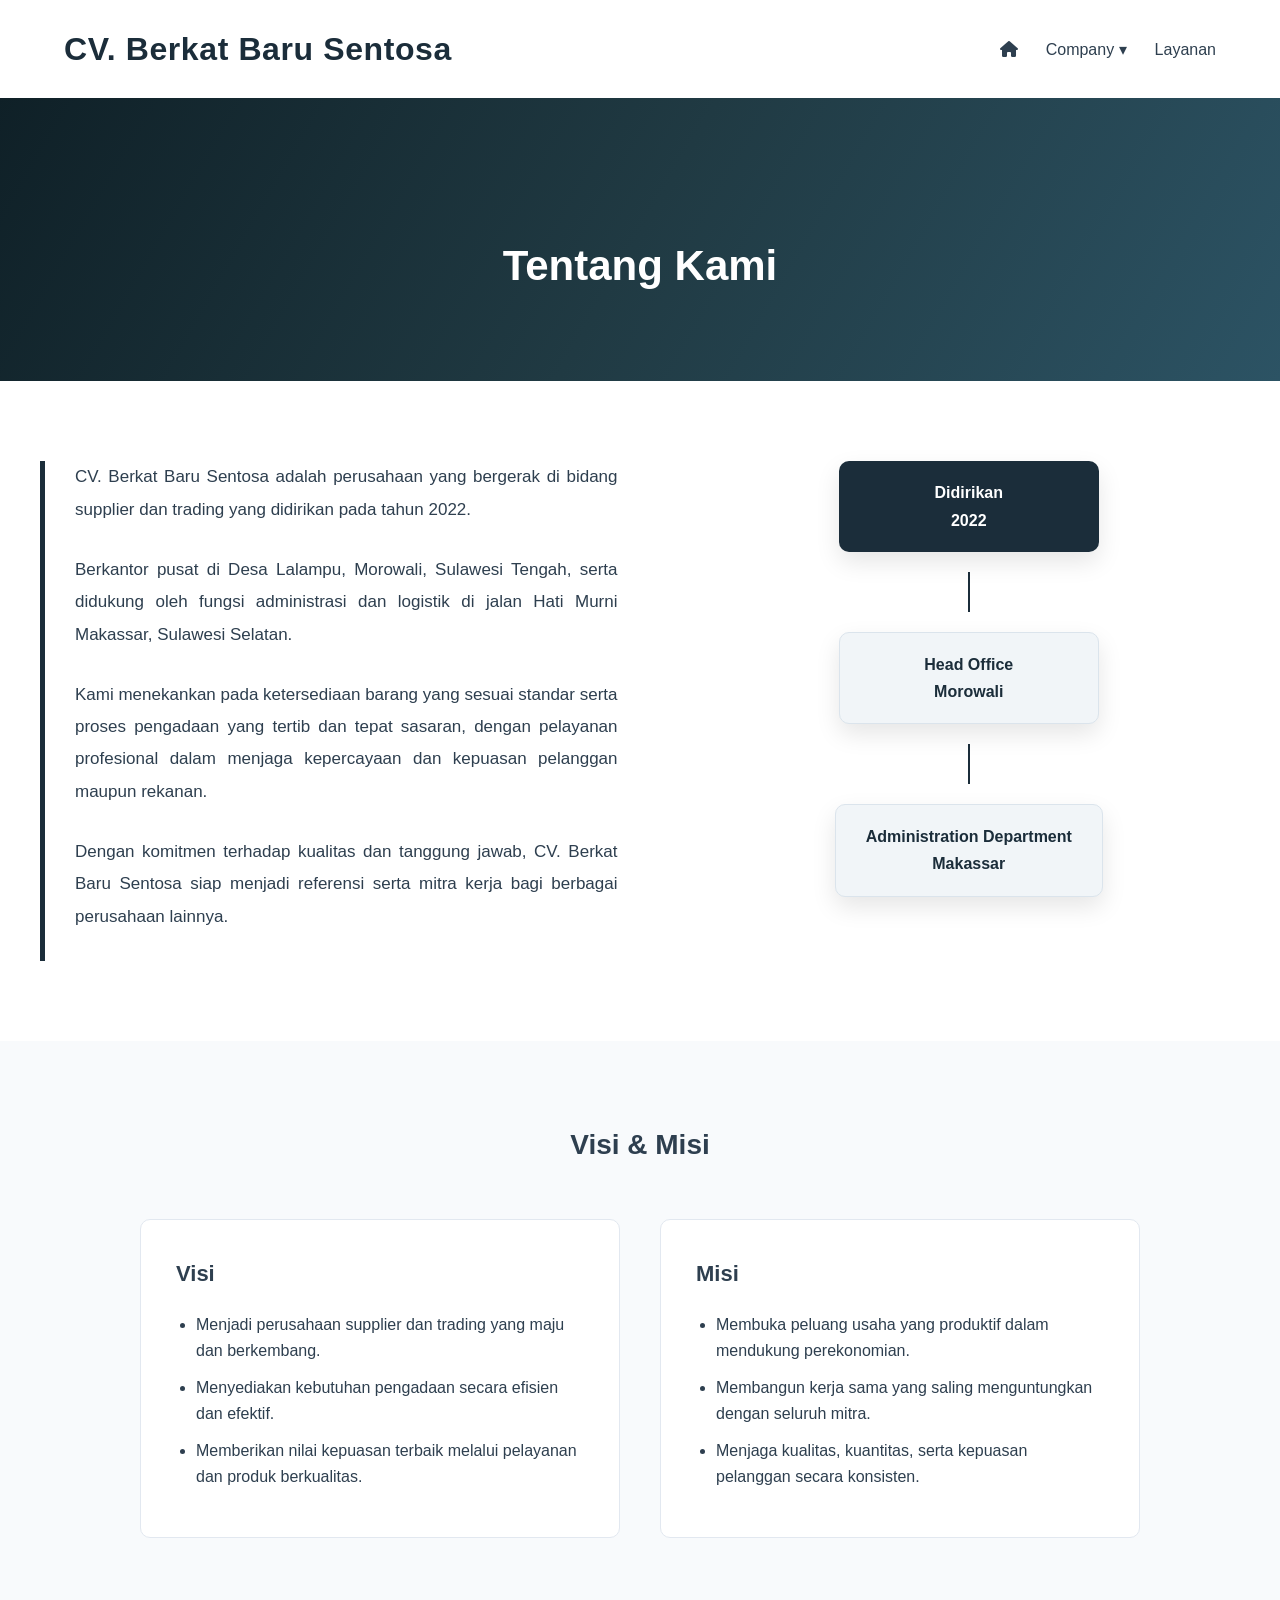
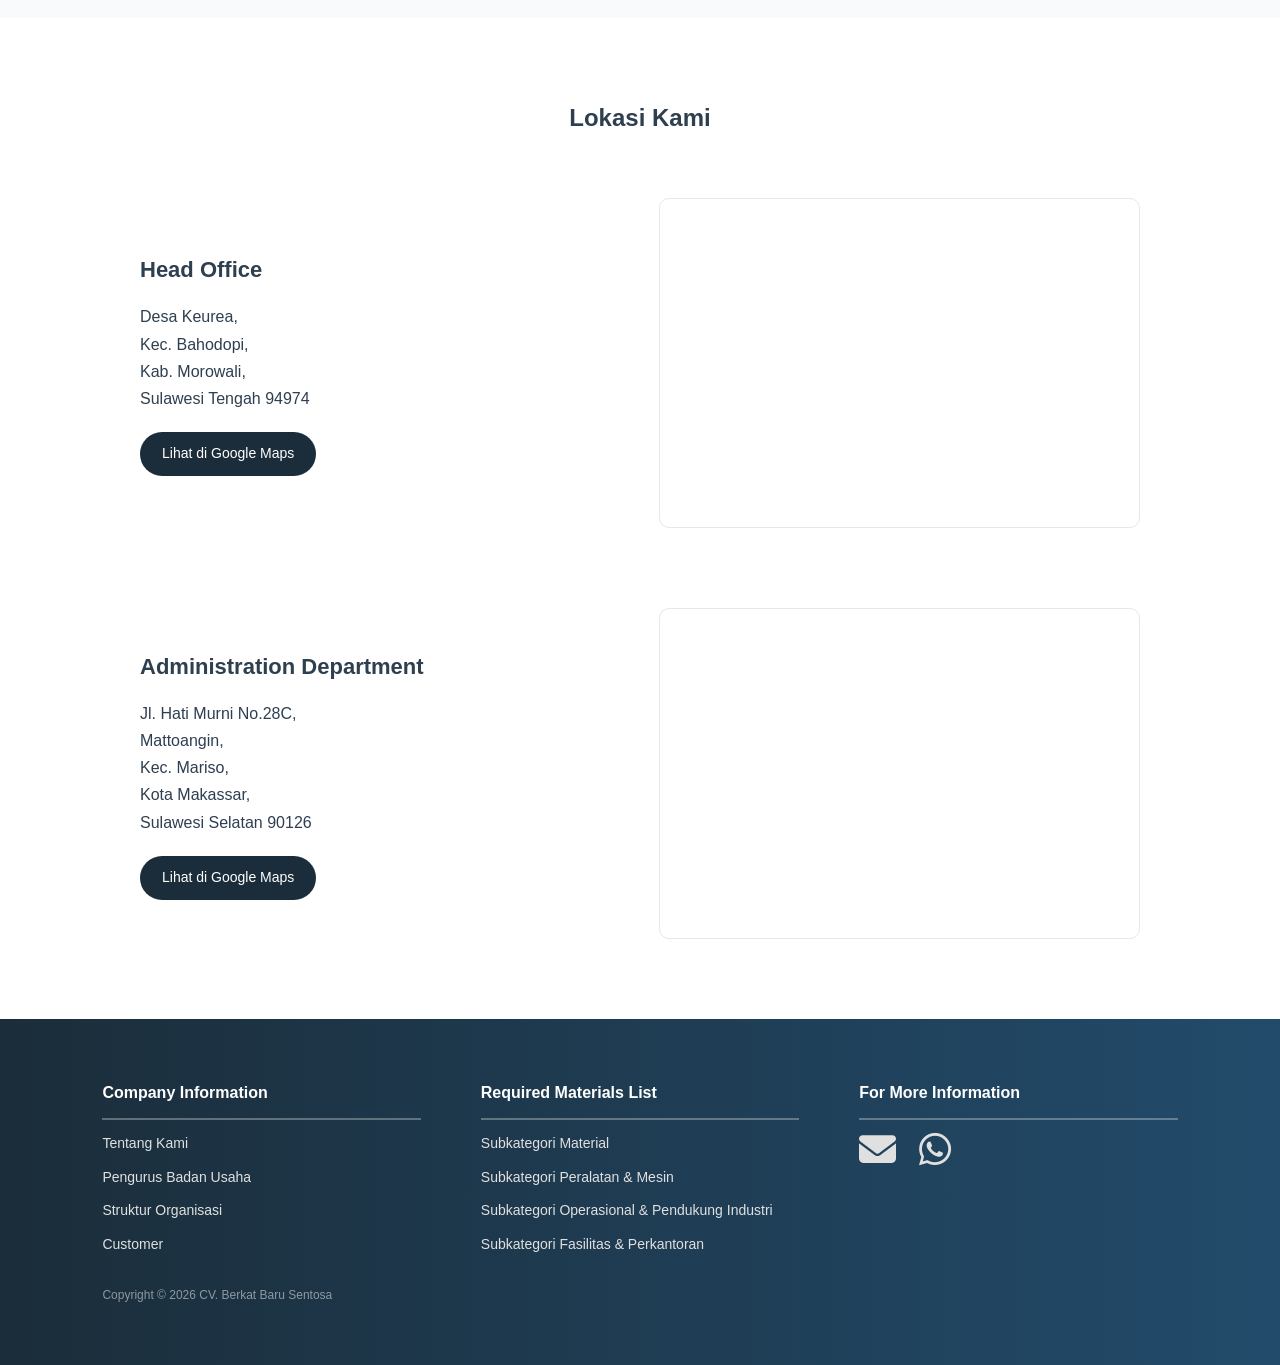
<file: profile/tentang.html>
<!DOCTYPE html>
<html lang="id">
<head>
<meta charset="UTF-8">
<meta name="viewport" content="width=device-width, initial-scale=1.0">
<title>Profil Perusahaan - CV. Berkat Baru Sentosa</title>

<!-- Font Awesome -->
<link rel="stylesheet"
href="https://cdnjs.cloudflare.com/ajax/libs/font-awesome/6.5.1/css/all.min.css">

<link rel="stylesheet" href="../css/style.css">

<style>

/* ================= LAYOUT TENTANG ================= */

.about-section{
max-width:1200px;
margin:auto;
display:flex;
gap:80px;
align-items:flex-start;
flex-wrap:wrap;
}

/* ================= TEKS KIRI ================= */

.profile-content{
flex:1;
min-width:320px;
border-left:5px solid #1b2d3a;
padding-left:30px;
}

.profile-content p{
font-size:17px;
line-height:1.9;
margin-bottom:28px;
text-align:justify;
color:#2e3f4f;
}

/* ================= FLOWCHART KANAN ================= */

.chart-wrapper{
flex:1;
min-width:300px;
display:flex;
justify-content:center;
}

.company-flow{
display:flex;
flex-direction:column;
align-items:center;
gap:20px;
}

.flow-box{
background:#1b2d3a;
color:white;
padding:18px 30px;
border-radius:10px;
text-align:center;
font-weight:600;
min-width:260px;
box-shadow:0 10px 25px rgba(0,0,0,0.1);
}

.flow-box.light{
background:#f1f5f8;
color:#1b2d3a;
border:1px solid #dbe4ec;
}

.flow-line{
width:2px;
height:40px;
background:#1b2d3a;
}

/* ================= VISI MISI ================= */

.vm-section{
background:#f8fafc;
}

.vm-title{
text-align:center;
font-size:28px;
font-weight:600;
margin-bottom:50px;
}

.vm-grid{
display:grid;
grid-template-columns:1fr 1fr;
gap:40px;
max-width:1000px;
margin:auto;
}

.vm-card{
background:white;
padding:35px;
border-radius:10px;
border:1px solid #e2e8f0;
}

.vm-card h3{
margin-top:0;
margin-bottom:20px;
font-size:22px;
}

.vm-card ul{
padding-left:20px;
margin:0;
}

.vm-card li{
margin-bottom:12px;
line-height:1.6;
}

/* ================= LOKASI ================= */

.location-wrapper{
max-width:1000px;
margin:auto;
display:flex;
flex-direction:column;
gap:80px;
}

.location-block{
display:flex;
gap:40px;
align-items:center;
flex-wrap:wrap;
}

.location-text{
flex:1;
min-width:280px;
}

.location-text h3{
margin-top:0;
margin-bottom:15px;
font-size:22px;
}

.location-text p{
font-size:16px;
line-height:1.7;
margin-bottom:20px;
}

.map-wrapper{
flex:1;
min-width:300px;
border-radius:10px;
overflow:hidden;
border:1px solid #e2e8f0;
}

.map-wrapper iframe{
width:100%;
height:320px;
border:0;
}

.map-link{
display:inline-block;
padding:10px 22px;
border-radius:30px;
background:#1b2d3a;
color:white;
text-decoration:none;
font-size:14px;
}

.map-link:hover{
opacity:0.85;
}

/* ================= RESPONSIVE ================= */

@media(max-width:900px){

.about-section{
flex-direction:column;
gap:60px;
}

.vm-grid{
grid-template-columns:1fr;
}

.location-block{
flex-direction:column;
}

}

</style>
</head>

<body>

<header id="mainHeader">
<div class="container">
<h1 class="logo">CV. Berkat Baru Sentosa</h1>

<nav>
<a href="../home.html"><i class="fa-solid fa-house"></i></a>

<div class="dropdown">
<span class="dropbtn active">Company ▾</span>
<div class="dropdown-content">
<a href="tentang.html" class="active">Tentang Kami</a>
<a href="pengurus.html">Pengurus Badan Usaha</a>
<a href="organisasi.html">Struktur Organisasi</a>
<a href="customer.html">Customer</a>
</div>
</div>

<a href="../layanan.html">Layanan</a>
</nav>
</div>
</header>

<section class="sub-hero">
<h2>Tentang Kami</h2>
</section>

<!-- ================= TENTANG ================= -->

<section>
<div class="about-section">

<div class="profile-content">

<p>
CV. Berkat Baru Sentosa adalah perusahaan yang bergerak di bidang supplier dan trading yang didirikan pada tahun 2022.
</p>

<p>
Berkantor pusat di Desa Lalampu, Morowali, Sulawesi Tengah, serta didukung oleh fungsi administrasi dan logistik di jalan Hati Murni Makassar, Sulawesi Selatan.
</p>

<p>
Kami menekankan pada ketersediaan barang yang sesuai standar serta proses pengadaan yang tertib dan tepat sasaran, dengan pelayanan profesional dalam menjaga kepercayaan dan kepuasan pelanggan maupun rekanan.
</p>

<p>
Dengan komitmen terhadap kualitas dan tanggung jawab, CV. Berkat Baru Sentosa siap menjadi referensi serta mitra kerja bagi berbagai perusahaan lainnya.
</p>

</div>

<!-- FLOWCHART -->

<div class="chart-wrapper">
<div class="company-flow">

<div class="flow-box">
Didirikan<br>2022
</div>

<div class="flow-line"></div>

<div class="flow-box light">
Head Office<br>Morowali
</div>

<div class="flow-line"></div>

<div class="flow-box light">
Administration Department<br>Makassar
</div>

</div>
</div>

</div>
</section>

<!-- ================= VISI MISI ================= -->

<section class="vm-section">

<div class="vm-title">Visi & Misi</div>

<div class="vm-grid">

<div class="vm-card">
<h3>Visi</h3>
<ul>
<li>Menjadi perusahaan supplier dan trading yang maju dan berkembang.</li>
<li>Menyediakan kebutuhan pengadaan secara efisien dan efektif.</li>
<li>Memberikan nilai kepuasan terbaik melalui pelayanan dan produk berkualitas.</li>
</ul>
</div>

<div class="vm-card">
<h3>Misi</h3>
<ul>
<li>Membuka peluang usaha yang produktif dalam mendukung perekonomian.</li>
<li>Membangun kerja sama yang saling menguntungkan dengan seluruh mitra.</li>
<li>Menjaga kualitas, kuantitas, serta kepuasan pelanggan secara konsisten.</li>
</ul>
</div>

</div>
</section>

<!-- ================= LOKASI ================= -->

<section>

<h2 style="text-align:center;margin-bottom:60px;">Lokasi Kami</h2>

<div class="location-wrapper">

<div class="location-block">
<div class="location-text">
<h3>Head Office</h3>
<p>
Desa Keurea,<br>
Kec. Bahodopi,<br>
Kab. Morowali,<br>
Sulawesi Tengah 94974
</p>
<a href="https://maps.app.goo.gl/ntNNFHmC5g5c34ns7" target="_blank" class="map-link">
Lihat di Google Maps
</a>
</div>

<div class="map-wrapper">
<iframe src="https://maps.google.com/maps?q=Bahodopi%20Morowali&t=&z=13&ie=UTF8&iwloc=&output=embed"></iframe>
</div>
</div>

<div class="location-block">
<div class="location-text">
<h3>Administration Department</h3>
<p>
Jl. Hati Murni No.28C,<br>
Mattoangin,<br>
Kec. Mariso,<br>
Kota Makassar,<br>
Sulawesi Selatan 90126
</p>
<a href="https://maps.app.goo.gl/cw2jnmD2cybw2ecMA" target="_blank" class="map-link">
Lihat di Google Maps
</a>
</div>

<div class="map-wrapper">
<iframe src="https://maps.google.com/maps?q=Jl%20Hati%20Murni%20Makassar&t=&z=13&ie=UTF8&iwloc=&output=embed"></iframe>
</div>
</div>

</div>
</section>

<footer>

    <div class="footer-links">

        <div class="footer-column">
            <h4>Company Information</h4>
            <a href="profile/tentang.html">Tentang Kami</a>
            <a href="profile/pengurus.html">Pengurus Badan Usaha</a>
            <a href="profile/organisasi.html">Struktur Organisasi</a>
            <a href="profile/customer.html">Customer</a>
        </div>

        <div class="footer-column">
            <h4>Required Materials List</h4>
            <ul>
                <li><a href="layanan.html#a">Subkategori Material</a></li>
                <li><a href="layanan.html#b">Subkategori Peralatan & Mesin</a></li>
                <li><a href="layanan.html#c">Subkategori Operasional & Pendukung Industri</a></li>
                <li><a href="layanan.html#d">Subkategori Fasilitas & Perkantoran</a></li>
            </ul>
        </div>

        <div class="footer-column">
            <h4>For More Information</h4>
            <div class="footer-icons">
                <a href="mailto:berkat.baru.sentosa@gmail.com">
                    <i class="fa-solid fa-envelope"></i>
                </a>
                <a href="https://wa.me/6281359559202" target="_blank">
                    <i class="fa-brands fa-whatsapp"></i>
                </a>
            </div>
        </div>

    </div>

    <div class="footer-bottom">
        Copyright © 2026 CV. Berkat Baru Sentosa
    </div>

</footer>

<script>
window.addEventListener("scroll",function(){
const header=document.getElementById("mainHeader");
if(window.scrollY>40){
header.classList.add("scrolled");
}else{
header.classList.remove("scrolled");
}
});
</script>

</body>
</html>
</file>
<file: css/style.css>
/* ================= RESET ================= */
*{
    margin:0;
    padding:0;
    box-sizing:border-box;
}


/* ================= BODY ================= */
body{
    font-family:"Segoe UI", Arial, sans-serif;
    line-height:1.7;
    color:#2e3f4f;
    padding-top:90px;
    background:#ffffff;
    min-height:100vh;
}


/* ================= CONTAINER ================= */
.container{
    width:90%;
    max-width:1200px;
    margin:auto;
    display:flex;
    justify-content:space-between;
    align-items:center;
}

.container-column{
    width:90%;
    max-width:1000px;
    margin:auto;
}


/* ================= HEADER ================= */
header{
    position:fixed;
    width:100%;
    top:0;
    background:#ffffff;
    padding:22px 0;
    transition:all 0.35s ease;
    z-index:1000;
}

header.scrolled{
    padding:14px 0;
    box-shadow:0 8px 30px rgba(0,0,0,0.08);
}

.logo{
    color:#1b2d3a;
    font-weight:700;
    letter-spacing:0.6px;
}


/* ================= NAVIGATION ================= */
nav{
    display:flex;
    align-items:center;
}

nav a,
.dropbtn{
    color:#2e3f4f;
    font-weight:500;
    margin-left:28px;
    text-decoration:none;
    position:relative;
    transition:all 0.3s ease;
    cursor:pointer;
}

nav a::after,
.dropbtn::after{
    content:"";
    position:absolute;
    left:0;
    bottom:-6px;
    width:0%;
    height:2px;
    background:#1b2d3a;
    transition:width 0.3s ease;
}

nav a:hover::after,
.dropbtn:hover::after{
    width:100%;
}

nav a.active{
    color:#1b2d3a;
    font-weight:600;
}


/* ================= DROPDOWN ================= */
.dropdown{
    position:relative;
}

.dropdown-content{
    display:none;
    position:absolute;
    top:100%;
    background:#ffffff;
    border-radius:8px;
    box-shadow:0 15px 35px rgba(0,0,0,0.08);
    min-width:240px;
    overflow:hidden;
}

.dropdown-content a{
    display:block;
    padding:12px 18px;
    color:#2e3f4f;
}

.dropdown-content a:hover{
    background:#f4f6f8;
}

.dropdown:hover .dropdown-content{
    display:block;
}


/* ================= HERO ================= */
.hero{
    height:100vh;
    position:relative;
    overflow:hidden;
    display:flex;
    justify-content:center;
    align-items:center;
    text-align:center;
    color:white;
    
}

/* ================= HERO CONTENT ================= */

.hero-content{
    max-width:850px;
    padding:0 20px;
    animation:fadeUp 1.2s ease forwards;
}

.hero h2{
    font-size:48px;
    margin-bottom:20px;
    font-weight:700;
    line-height:1.2;
}

.hero p{
    font-size:18px;
    margin-bottom:45px;
    opacity:0.95;
}

.hero button{
    padding:16px 50px;
    border:none;
    background:#1b2d3a;
    color:white;
    font-size:16px;
    border-radius:50px;
    cursor:pointer;
    transition:all 0.3s ease;
    box-shadow:0 12px 30px rgba(0,0,0,0.35);
}

.hero button:hover{
    transform:translateY(-6px);
    box-shadow:0 20px 45px rgba(0,0,0,0.45);
    background:#14212b;
}

/* ===== HERO BACKGROUND IMAGE (DITAMBAHKAN) ===== */
.hero::before{
    content:"";
    position:absolute;
    inset:0;
    background:
    linear-gradient(rgba(0,0,0,0.65), rgba(0,0,0,0.65)),
    url("../img/hero.jpg")
    no-repeat center center/cover;
    z-index:-1;
}


/* ================= SUB HERO ================= */
.sub-hero{
    padding:140px 20px 80px 20px;
    text-align:center;
    color:white;
    background:linear-gradient(120deg,#0f2027,#203a43,#2c5364);

    opacity:0;
    transform:translateY(40px);
    animation:fadeUp 1s ease forwards;
}

.sub-hero h2{
    font-size:42px;
    font-weight:700;
}


/* ================= KEYFRAME ================= */
@keyframes fadeUp{
    to{
        opacity:1;
        transform:translateY(0);
    }
}


/* ================= CONTENT ================= */
section{
    padding:80px 20px;
}


/* ================= WHY CHOOSE US ================= */
.why-us{
    padding:25px 20px;
    background:#ffffff;
    text-align:center;
}

.why-title p{
    font-size:25px;
    letter-spacing:3px;
    color:#888;
    margin-bottom:10px;
}

.why-title h2{
    font-size:36px;
    margin-bottom:70px;
    color:#1b2d3a;
}

.why-container{
    max-width:1100px;
    margin:auto;
    display:flex;
    justify-content:space-between;
    gap:50px;
}

.why-box{
    width:33%;
}

.why-box img{
    width:105px;
    margin-bottom:20px;
}

.why-box h3{
    margin-bottom:10px;
    font-size:18px;
}

.why-box p{
    color:#666;
    font-size:15px;
    line-height:1.6;
}

/* ================= CLIENT LOGO SLIDER ================= */

.clients{
    padding:10px 10px;
    background:#ffffff;
    text-align:center;
    overflow:hidden;
}

.clients-title h2{
    font-size:34px;
    margin-bottom:10px;
    color:#1b2d3a;
}

.clients-title p{
    color:#777;
    margin-bottom:60px;
}

.clients-slider{
    width:100%;
    overflow:hidden;
}

.clients-track{
    display:flex;
    gap:60px;
    width:max-content;
    animation:scrollClients 25s linear infinite;
}

.clients-track img{
    height:150px;
    max-width:150px;
    object-fit:contain;
    filter:grayscale(100%);
    opacity:0.8;
    transition:0.3s;
}

.clients-track img:hover{
    filter:grayscale(0%);
    opacity:1;
}

@keyframes scrollClients{
    from{
        transform:translateX(0);
    }
    to{
        transform:translateX(-50%);
    }
    
}

/* ================= FOOTER ================= */
footer{
    background:linear-gradient(to right,#1b2d3a,#224b6b);
    color:white;
    padding:60px 8%;
}

.footer-links{
    display:flex;
    justify-content:space-between;
    align-items:flex-start;
    gap:60px;
    flex-wrap:wrap;
}

.footer-column{
    flex:1;
    min-width:220px;
}

.footer-column h4{
    margin-bottom:12px;
    font-size:16px;
    border-bottom:2px solid rgba(255,255,255,0.3);
    padding-bottom:12px;
}

.footer-column a{
    display:block;
    color:#e0e0e0;
    text-decoration:none;
    margin-bottom:10px;
    font-size:14px;
    transition:0.3s;
}

.footer-column a:hover{
    color:white;
    transform:translateX(5px);
}

.footer-column ul{
    list-style:none;
    padding:0;
    margin:0;
}

.footer-column li{
    margin-bottom:10px;
}

.footer-icons{
    display:flex;
    justify-content:flex-start;
    align-items:center;
    gap:23px;
    margin-top:-12px;
}

.footer-icons a{
    font-size:37px;
    color:#e0e0e0;
    transition:0.3s;
}

.footer-icons a:hover{
    color:white;
    transform:scale(1.2);
}


/* ================= FOOTER CONTACT ================= */
.footer-contact{
    margin-bottom:25px;
    text-align:center;
}

.footer-contact p{
    margin-bottom:15px;
    font-weight:490;
    font-size:20px;
    letter-spacing:0.4px;
}


/* ================= COPYRIGHT ================= */
.footer-bottom{
    font-size:12px;
    opacity:0.5;
    margin-top:18px;
    display:flex;
    justify-content:flex-start;
}


/* ================= RESPONSIVE ================= */
@media (max-width:768px){

.container{
    flex-direction:column;
    gap:15px;
}

nav{
    flex-wrap:wrap;
    justify-content:center;
}

nav a,
.dropbtn{
    margin:8px 10px;
}

.hero h2{
    font-size:28px;
}

.hero p{
    font-size:15px;
}

.hero button{
    padding:12px 30px;
    font-size:14px;
}

.sub-hero h2{
    font-size:30px;
}

section{
    padding:60px 20px;
}

.footer-links{
    flex-direction:column;
    gap:40px;
}

.footer-column{
    width:100%;
}

}


/* ============ STRUKTUR ORGANISASI FULL SCREEN ======== */
body.profile-organisasi{
    background:#0f2f4f;
    padding-top:90px;
    display:flex;
    flex-direction:column;
    min-height:100vh;
}

body.profile-organisasi .struktur-full{
    flex:1;
    width:100%;
    background:#0f2f4f;
    display:flex;
    justify-content:center;
    align-items:center;
    padding:0;
}

body.profile-organisasi .struktur-full img{
    max-width:100%;
    max-height:100%;
    height:auto;
    width:auto;
    display:block;
}

body.profile-organisasi footer{
    margin-top:auto;
}
</file>
